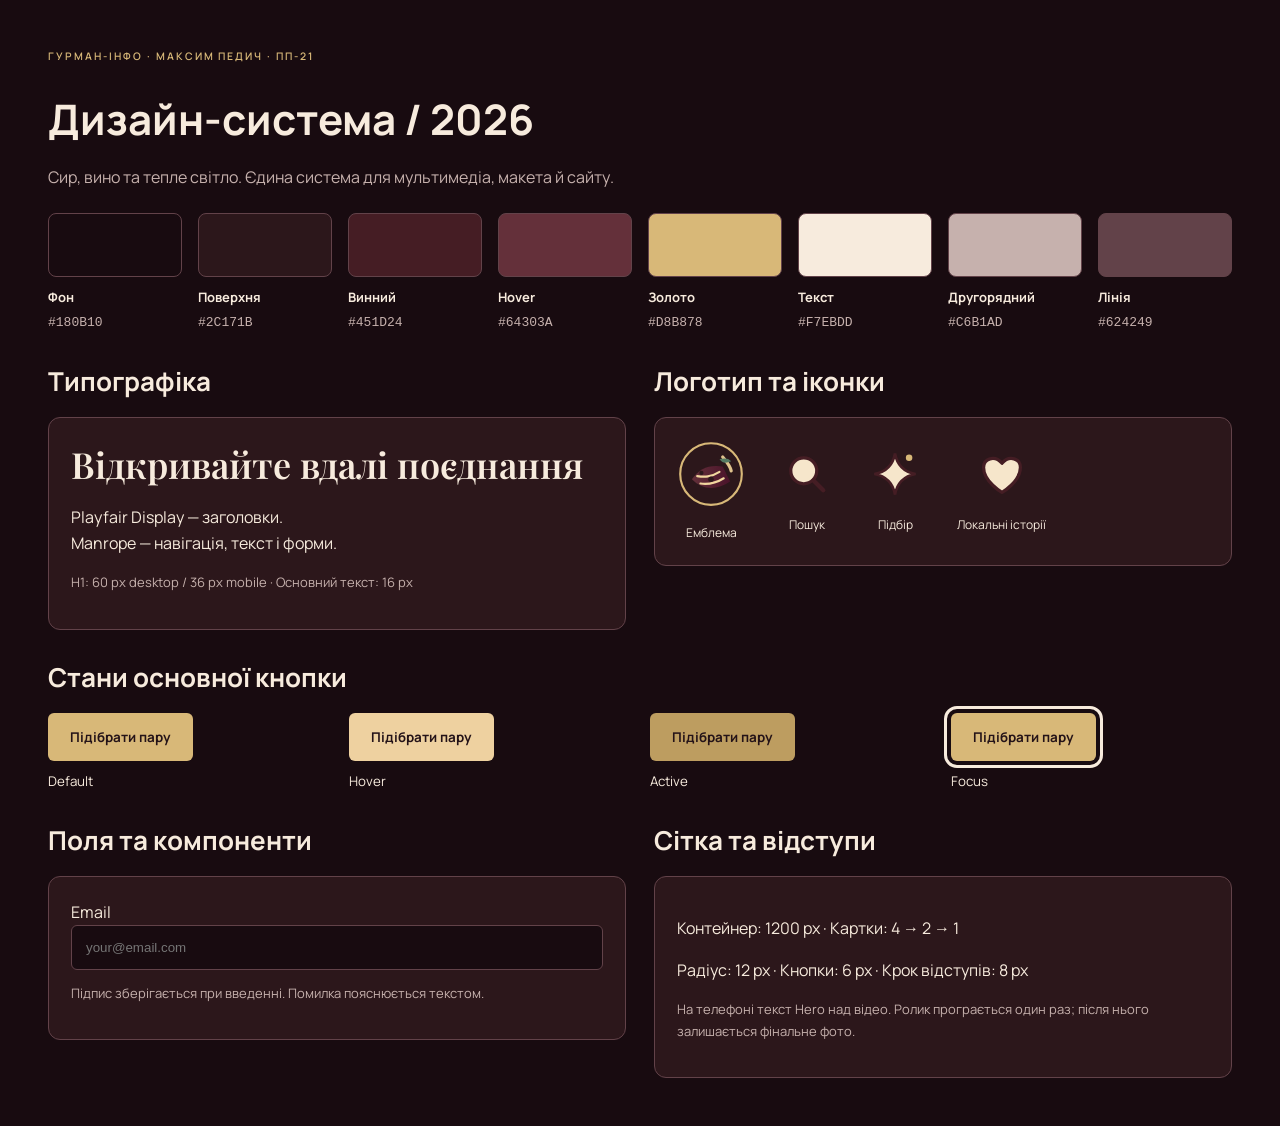
<file: design-system.html>
<!doctype html><html lang="uk"><meta charset="utf-8"><meta name="viewport" content="width=device-width,initial-scale=1"><title>Гурман-Інфо · Дизайн-система</title><link href="https://fonts.googleapis.com/css2?family=Manrope:wght@400;500;600;700;800&family=Playfair+Display:wght@600;700&display=swap" rel="stylesheet"><link rel="stylesheet" href="styles.css"><style>
body{padding:48px;background:#180b10}main{max-width:1400px;margin:auto}h1{font-size:42px;margin:0 0 10px}h2{font-size:26px;margin:26px 0 14px}.note{color:#c6b1ad;margin:0 0 22px}.swatches{display:grid;grid-template-columns:repeat(8,1fr);gap:16px}.swatch i{display:block;height:64px;border:1px solid #624249;border-radius:8px;margin-bottom:10px}.swatch b,.swatch code{display:block;font-size:13px}.swatch code{color:#c6b1ad;margin-top:4px}.row{display:grid;grid-template-columns:1fr 1fr;gap:28px}.panel{padding:22px;border:1px solid #624249;border-radius:12px;background:#2c171b}.states{display:flex;gap:20px}.states>div{flex:1}.states small{display:block;margin-top:10px}.focused{outline:3px solid #f7ebdd;outline-offset:4px}.assets{display:flex;align-items:center;gap:36px}.assets figure{text-align:center;margin:0}.assets figcaption{font-size:12px;margin-top:8px}.assets img{width:68px;height:68px}.assets svg{width:52px;height:52px}.demo-field{width:100%;padding:14px;background:#180b10;color:#f7ebdd;border:1px solid #624249;border-radius:6px}.mini{color:#c6b1ad;font-size:13px}.sample-title{font:600 36px 'Playfair Display',Georgia,serif;margin:0 0 10px}.sample-copy{font-size:16px;line-height:1.65}.state-hover{background:#eed1a0}.state-active{background:#bd9d60}
</style><main><p class="eyebrow">Гурман-Інфо · Максим Педич · ПП-21</p><h1>Дизайн-система / 2026</h1><p class="note">Сир, вино та тепле світло. Єдина система для мультимедіа, макета й сайту.</p><div class="swatches"><div class="swatch"><i style="background:#180B10"></i><b>Фон</b><code>#180B10</code></div><div class="swatch"><i style="background:#2C171B"></i><b>Поверхня</b><code>#2C171B</code></div><div class="swatch"><i style="background:#451D24"></i><b>Винний</b><code>#451D24</code></div><div class="swatch"><i style="background:#64303A"></i><b>Hover</b><code>#64303A</code></div><div class="swatch"><i style="background:#D8B878"></i><b>Золото</b><code>#D8B878</code></div><div class="swatch"><i style="background:#F7EBDD"></i><b>Текст</b><code>#F7EBDD</code></div><div class="swatch"><i style="background:#C6B1AD"></i><b>Другорядний</b><code>#C6B1AD</code></div><div class="swatch"><i style="background:#624249"></i><b>Лінія</b><code>#624249</code></div></div><div class="row"><section><h2>Типографіка</h2><div class="panel"><p class="sample-title">Відкривайте вдалі поєднання</p><p class="sample-copy">Playfair Display — заголовки.<br>Manrope — навігація, текст і форми.</p><p class="mini">H1: 60 px desktop / 36 px mobile · Основний текст: 16 px</p></div></section><section><h2>Логотип та іконки</h2><div class="panel assets"><figure><img src="assets/logo.svg" alt="Емблема"><figcaption>Емблема</figcaption></figure><figure><svg aria-hidden="true"><use href="assets/icons.svg#search"></use></svg><figcaption>Пошук</figcaption></figure><figure><svg aria-hidden="true"><use href="assets/icons.svg#spark"></use></svg><figcaption>Підбір</figcaption></figure><figure><svg aria-hidden="true"><use href="assets/icons.svg#heart"></use></svg><figcaption>Локальні історії</figcaption></figure></div></section></div><h2>Стани основної кнопки</h2><div class="states"><div><button class="btn btn-primary">Підібрати пару</button><small>Default</small></div><div><button class="btn btn-primary state-hover">Підібрати пару</button><small>Hover</small></div><div><button class="btn btn-primary state-active">Підібрати пару</button><small>Active</small></div><div><button class="btn btn-primary focused">Підібрати пару</button><small>Focus</small></div></div><div class="row"><section><h2>Поля та компоненти</h2><div class="panel"><label for="demo">Email</label><input id="demo" class="demo-field" placeholder="your@email.com"><p class="mini">Підпис зберігається при введенні. Помилка пояснюється текстом.</p></div></section><section><h2>Сітка та відступи</h2><div class="panel"><p>Контейнер: 1200 px · Картки: 4 → 2 → 1</p><p>Радіус: 12 px · Кнопки: 6 px · Крок відступів: 8 px</p><p class="mini">На телефоні текст Hero над відео. Ролик програється один раз; після нього залишається фінальне фото.</p></div></section></div></main></html>
</file>
<file: styles.css>
/* ЛР12: шрифти Manrope і Playfair Display (ліцензія SIL OFL) розміщено на власному сайті замість Google Fonts —
   без двох додаткових з'єднань із чужими серверами. Змінні шрифти: один файл на підмножину символів покриває всі
   потрібні накреслення; браузер вантажить лише ту підмножину, символи якої є на сторінці (unicode-range).
   font-display: swap — текст одразу видно запасним шрифтом, а потім він змінюється на фірмовий. */
@font-face { font-family:"Manrope"; font-style:normal; font-weight:400 800; font-display:swap; src:url("assets/fonts/manrope-cyrillic.woff2") format("woff2"); unicode-range:U+0301,U+0400-045F,U+0490-0491,U+04B0-04B1,U+2116 }
@font-face { font-family:"Manrope"; font-style:normal; font-weight:400 800; font-display:swap; src:url("assets/fonts/manrope-latin.woff2") format("woff2"); unicode-range:U+0000-00FF,U+0131,U+0152-0153,U+02BB-02BC,U+02C6,U+02DA,U+02DC,U+0304,U+0308,U+0329,U+2000-206F,U+20AC,U+2122,U+2191,U+2193,U+2212,U+2215,U+FEFF,U+FFFD }
@font-face { font-family:"Playfair Display"; font-style:normal; font-weight:600 700; font-display:swap; src:url("assets/fonts/playfair-display-cyrillic.woff2") format("woff2"); unicode-range:U+0301,U+0400-045F,U+0490-0491,U+04B0-04B1,U+2116 }
@font-face { font-family:"Playfair Display"; font-style:normal; font-weight:600 700; font-display:swap; src:url("assets/fonts/playfair-display-latin.woff2") format("woff2"); unicode-range:U+0000-00FF,U+0131,U+0152-0153,U+02BB-02BC,U+02C6,U+02DA,U+02DC,U+0304,U+0308,U+0329,U+2000-206F,U+20AC,U+2122,U+2191,U+2193,U+2212,U+2215,U+FEFF,U+FFFD }

:root {
  --wine:#451d24;
  --wine-2:#64303a;
  --cream:#2c171b;
  --paper:#180b10;
  --gold:#d8b878;
  --ink:#f7ebdd;
  --muted:#c6b1ad;
  --line:#7d6268;
  --green:#dfc28d;
  --shadow:0 18px 45px rgba(59,25,39,.12);
  --radius:12px
}

* {
  box-sizing:border-box
}

html {
  scroll-behavior:smooth
}

body {
  margin:0;
  color:var(--ink);
  font-family:Manrope,Arial,sans-serif;
  background:var(--paper);
  line-height:1.65
}

img {
  max-width:100%
}

a {
  color:inherit
}

.container {
  width:min(1140px,calc(100% - 40px));
  margin:auto
}

.skip-link {
  position:fixed;
  z-index:99;
  left:16px;
  top:-60px;
  background:#fff;
  padding:10px 16px;
  border-radius:8px
}

.skip-link:focus {
  top:16px
}

.site-header {
  position:sticky;
  top:0;
  z-index:20;
  background:rgba(255,253,250,.93);
  backdrop-filter:blur(14px);
  border-bottom:1px solid rgba(91,24,53,.08)
}

.nav-wrap {
  height:76px;
  display:flex;
  align-items:center;
  justify-content:space-between
}

.brand {
  display:inline-flex;
  align-items:center;
  gap:11px;
  text-decoration:none;
  font-family:"Playfair Display",serif;
  font-weight:700;
  font-size:1.25rem;
  color:var(--wine)
}

.brand img {
  filter:drop-shadow(0 5px 10px rgba(91,24,53,.12))
}

nav {
  display:flex;
  align-items:center;
  gap:28px
}

nav a {
  text-decoration:none;
  font-weight:600;
  font-size:.94rem;
  position:relative
}

nav a:not(.nav-cta):after {
  content:"";
  position:absolute;
  left:0;
  right:100%;
  bottom:-8px;
  height:2px;
  background:var(--wine);
  transition:.2s
}

nav a:hover:after,nav a:focus-visible:after {
  right:0
}

.nav-cta {
  padding:10px 17px;
  border-radius:999px;
  color:white;
  background:var(--wine)
}

.menu-toggle {
  display:none;
  border:0;
  background:transparent;
  padding:8px
}

.menu-toggle span {
  display:block;
  width:24px;
  height:2px;
  margin:5px;
  background:var(--wine)
}

.hero {
  min-height:700px;
  display:grid;
  align-items:center;
  color:white;
  position:relative;
  background:#251815 url("assets/hero_bg.webp") center/cover no-repeat
}

.hero-overlay {
  position:absolute;
  inset:0;
  background:linear-gradient(90deg,rgba(19,10,12,.96) 0%,rgba(37,14,23,.85) 38%,rgba(37,14,23,.18) 72%,rgba(0,0,0,.08))
}

.hero-content {
  position:relative;
  padding:110px 0 90px
}

.eyebrow {
  text-transform:uppercase;
  letter-spacing:.18em;
  font-weight:800;
  font-size:.76rem;
  color:var(--gold);
  margin:0 0 12px
}

.hero h1,.section h2 {
  font-family:"Playfair Display",serif;
  line-height:1.08;
  margin:0
}

.hero h1 {
  font-size:clamp(3rem,6vw,5.2rem);
  max-width:690px
}

.hero-content>p:not(.eyebrow) {
  max-width:610px;
  font-size:1.1rem;
  color:#f1e7e4
}

.hero-actions {
  display:flex;
  gap:14px;
  margin:32px 0 55px
}

.btn {
  display:inline-flex;
  align-items:center;
  justify-content:center;
  border:0;
  border-radius:999px;
  padding:14px 22px;
  font:700 .96rem Manrope;
  cursor:pointer;
  text-decoration:none;
  transition:transform .2s,box-shadow .2s,background .2s
}

.btn:hover {
  transform:translateY(-2px)
}

.btn:active {
  transform:translateY(0)
}

.btn-primary {
  background:var(--wine);
  color:white;
  box-shadow:0 10px 25px rgba(91,24,53,.27)
}

.hero .btn-primary {
  background:var(--gold);
  color:#f7ebdd
}

.btn-ghost {
  color:white;
  border:1px solid rgba(255,255,255,.55);
  background:rgba(255,255,255,.08)
}

.section {
  padding:100px 0
}

.section h2 {
  font-size:clamp(2.1rem,4vw,3.4rem);
  max-width:760px
}

.benefits {
  background:var(--cream);
  text-align:center
}

.benefits h2 {
  margin:auto
}

.cards {
  display:grid;
  gap:24px;
  margin-top:40px
}

.three {
  grid-template-columns:repeat(3,1fr)
}

.feature-card,.product-card,.pairing-form{
  background:white;
  border:1px solid var(--line);
  border-radius:var(--radius);
  box-shadow:var(--shadow)
}

.feature-card {
  padding:34px
}

.feature-card svg {
  display:block;
  margin-bottom:10px
}

.feature-card h3 {
  font-family:"Playfair Display";
  font-size:1.35rem;
  margin:6px 0
}

.feature-card p {
  margin:0;
  color:var(--muted)
}

.section-heading {
  display:flex;
  justify-content:space-between;
  align-items:end;
  gap:24px
}

.filters {
  display:flex;
  gap:8px;
  flex-wrap:wrap
}

.chip {
  border:1px solid var(--line);
  background:white;
  color:var(--ink);
  border-radius:999px;
  padding:9px 15px;
  cursor:pointer;
  font-weight:700
}

.chip.active,.chip:hover {
  background:var(--wine);
  border-color:var(--wine);
  color:white
}

.catalog-grid {
  grid-template-columns:repeat(4,1fr)
}

.product-card {
  overflow:hidden;
  transition:.25s
}

.product-card:hover {
  transform:translateY(-7px)
}

.product-card[hidden] {
  display:none
}

.product-art {
  height:190px;
  display:grid;
  place-items:center;
  font:700 1.7rem "Playfair Display";
  color:#5b4320;
  position:relative;
  overflow:hidden
}

.product-art:before {
  content:"";
  width:120px;
  height:100px;
  background:#f6d375;
  border-radius:28% 55% 32% 25%;
  transform:rotate(-8deg);
  box-shadow:inset -18px -12px 0 rgba(138,77,15,.09),0 18px 30px rgba(99,65,20,.16);
  position:absolute
}

.product-art {
  z-index:0
}

.product-art::after {
  content:attr(aria-label);
  position:absolute;
  font:600 .72rem Manrope;
  bottom:13px;
  background:rgba(255,255,255,.82);
  padding:5px 9px;
  border-radius:30px
}

.product-art.brie {
  background:#efe5ce
}

.product-art.cheddar {
  background:#f5d98b
}

.product-art.blue {
  background:#d7dfcc
}

.product-art.goat {
  background:#f2eee6
}

.product-body {
  padding:22px
}

.tag {
  font-size:.72rem;
  font-weight:800;
  color:var(--wine);
  text-transform:uppercase;
  letter-spacing:.1em
}

.product-body h3 {
  font:700 1.35rem "Playfair Display";
  margin:7px 0
}

.product-body p {
  color:var(--muted);
  min-height:52px
}

.pair {
  border-top:1px solid var(--line);
  padding-top:14px;
  color:var(--green);
  font-weight:700
}

.pair span {
  font-weight:500;
  color:var(--muted)
}

.pairing {
  background:var(--wine);
  color:white
}

.pairing-layout,.about-grid {
  display:grid;
  grid-template-columns:1fr 1fr;
  gap:72px;
  align-items:center
}

.pairing-copy p:not(.eyebrow) {
  color:#eadde1
}

.pairing-copy ul {
  padding-left:20px
}

.pairing-form {
  padding:32px;
  color:var(--ink);
  display:grid;
  gap:20px
}

.pairing-form label {
  display:grid;
  gap:8px;
  font-weight:700
}

.pairing-form select,.pairing-form input{
  width:100%;
  border:1px solid #d9cbce;
  background:#180b10;
  border-radius:12px;
  padding:13px 14px;
  font:inherit;
  color:var(--ink)
}

.pairing-form select:focus{
  outline:3px solid rgba(197,154,74,.25);
  border-color:var(--gold)
}

.range-output {
  font-size:.82rem;
  color:var(--muted);
  font-weight:500
}

.form-message {
  color:#a21e45;
  margin:0;
  font-weight:700
}

.pairing-result {
  padding:18px;
  background:#f8efe2;
  border:1px solid #e3c995;
  border-radius:14px
}

.pairing-result h3 {
  margin:0;
  color:var(--wine);
  font-family:"Playfair Display"
}

.pairing-result p {
  margin:8px 0 0
}

.gallery {
  background:var(--cream)
}

/* ЛР12: CSS Swiper тепер підвантажується після цього файлу, а його .swiper { padding:0 } має ту саму вагу,
   тому селектор посилено до .swiper.gallery-swiper — інакше пагінація налазить на підписи слайдів. */
.gallery-swiper,.swiper.gallery-swiper {
  margin-top:38px;
  padding-bottom:48px
}

.swiper-pagination-bullet-active {
  background:var(--wine)
}

.about blockquote {
  margin:0;
  padding:36px;
  border-left:5px solid var(--gold);
  background:var(--cream);
  border-radius:0 var(--radius) var(--radius) 0;
  font:600 1.45rem/1.5 "Playfair Display"
}

.about cite {
  display:block;
  margin-top:16px;
  font:600 .85rem Manrope;
  color:var(--muted)
}

.text-link {
  display:inline-block;
  margin-top:15px;
  color:var(--wine);
  font-weight:800
}

.contact {
  background:#f2ebe6
}

footer {
  background:#21171b;
  color:#d9cfd2;
  padding:38px 0
}

.footer-grid {
  display:grid;
  grid-template-columns:1fr 1fr 1fr;
  align-items:center;
  gap:20px
}

.footer-grid p:last-child {
  text-align:right
}

.footer-brand {
  color:white
}

@media(max-width:900px) {
  .menu-toggle {
    display:block
  }
  nav {
    display:none;
    position:absolute;
    top:76px;
    left:0;
    right:0;
    padding:20px;
    background:#fff;
    box-shadow:var(--shadow);
    flex-direction:column;
    align-items:stretch
  }
  nav.open {
    display:flex
  }
  .hero {
    min-height:650px;
    background-position:67% center
  }
  .hero-overlay {
    background:linear-gradient(90deg,rgba(20,8,12,.95),rgba(36,12,20,.62))
  }
  .three,.catalog-grid {
    grid-template-columns:repeat(2,1fr)
  }
  .pairing-layout,.about-grid {
    grid-template-columns:1fr;
    gap:38px
  }
  .section-heading {
    align-items:flex-start;
    flex-direction:column
  }
  .footer-grid {
    grid-template-columns:1fr;
    text-align:center
  }
  .footer-grid p:last-child {
    text-align:center
  }
}

@media(max-width:600px) {
  .container {
    width:min(100% - 28px,1140px)
  }
  .nav-wrap {
    height:68px
  }
  .brand {
    font-size:1.08rem
  }
  .hero {
    min-height:690px;
    background-position:70% center
  }
  .hero-content {
    padding:85px 0 55px
  }
  .hero h1 {
    font-size:2.35rem;
    overflow-wrap:anywhere
  }
  .hero-actions {
    flex-direction:column;
    align-items:stretch
  }
  .section {
    padding:72px 0
  }
  .three,.catalog-grid {
    grid-template-columns:1fr
  }
  .feature-card {
    text-align:left
  }
  .filters {
    overflow-x:auto;
    flex-wrap:nowrap;
    width:100%;
    padding-bottom:5px
  }
  .chip {
    white-space:nowrap
  }
  .pairing-form{
    padding:22px
  }
  .about blockquote {
    font-size:1.2rem;
    padding:25px
  }
}

@media(prefers-reduced-motion:reduce) {
  html {
    scroll-behavior:auto
  }
  * {
    transition:none!important
  }
}

body.demo-widget .site-header,body.demo-widget main>section:not(#pairing),body.demo-widget footer {
  display:none
}

body.demo-widget #pairing {
  min-height:100vh;
  display:grid;
  align-items:center
}

.hero-video {
  position:absolute;
  inset:0;
  width:100%;
  height:100%;
  object-fit:cover;
  z-index:0
}

.hero-overlay {
  z-index:1
}

.hero-content {
  z-index:2
}



/* Unified wine and cheese visual system, 21 October 2026. */
:root {
  --container:1200px;
  --header-height:76px;
  --space:8px;
  --radius-small:6px;
  --shadow:0 18px 45px rgb(13 4 7 / 18%);
  color-scheme:dark
}

body {
  background:var(--paper)
}

.container {
  width:min(var(--container),calc(100% - 64px))
}

:focus-visible {
  outline:3px solid var(--gold);
  outline-offset:5px
}

.site-header {
  background:rgb(24 11 16 / 96%);
  border-bottom:1px solid var(--line)
}

.brand {
  color:var(--ink);
  letter-spacing:-.035em
}

.brand img {
  filter:none
}

nav a {
  font-size:.83rem;
  letter-spacing:.02em
}

nav a:not(.nav-cta):after {
  background:var(--gold)
}

.nav-cta {
  border-radius:var(--radius-small);
  background:transparent;
  border:1px solid var(--line);
  color:var(--ink)
}

.nav-cta:hover {
  border-color:var(--gold);
  background:var(--wine)
}

.menu-toggle {
  min-width:44px;
  min-height:44px;
  cursor:pointer
}

.menu-toggle span {
  background:var(--ink)
}

.hero {
  min-height:0;
  aspect-ratio:1024/592;
  background:#251013;
  isolation:isolate
}

.hero-media {
  position:absolute;
  inset:0;
  overflow:hidden;
  z-index:0
}

.hero-still,.hero-video {
  position:absolute;
  inset:0;
  width:100%;
  height:100%;
  object-fit:cover
}

.hero-video {
  opacity:0;
  transition:opacity .45s ease
}

.hero.is-playing .hero-video {
  opacity:1
}

.hero-overlay {
  background:linear-gradient(90deg,rgb(25 8 13 / 70%) 0%,rgb(25 8 13 / 25%) 41%,transparent 62%);
  pointer-events:none
}

.hero-content {
  padding:70px 0 60px
}

.hero h1 {
  font-size:clamp(2.3rem,4.2vw,4rem);
  line-height:1.13;
  max-width:525px;
  font-weight:500;
  letter-spacing:-.045em;
  text-wrap:balance
}

.hero-content>p:not(.eyebrow) {
  max-width:450px;
  font-size:1rem;
  line-height:1.75;
  color:#eadbd6
}

.eyebrow {
  font-size:.65rem;
  letter-spacing:.19em;
  font-weight:600;
  margin-bottom:20px
}

.hero-actions {
  margin:28px 0 40px;
  gap:12px
}

.btn {
  border-radius:var(--radius-small);
  box-shadow:none;
  min-height:48px;
  font-size:.84rem;
  transition:background .18s ease,transform .18s ease
}

.btn-primary,.hero .btn-primary {
  background:var(--gold);
  color:#241318;
  box-shadow:none
}

.btn-primary:hover {
  background:#eed1a0
}

.btn-primary:active {
  background:#bd9d60;
  transform:translateY(1px)
}

.btn-ghost {
  background:rgb(24 11 16 / 20%);
  border-color:#997c72;
  color:var(--ink)
}

.btn-ghost:hover {
  background:rgb(69 29 36 / 70%)
}

.section {
  padding:90px 0
}

.section h2 {
  font-weight:500;
  letter-spacing:-.035em;
  font-size:clamp(2rem,3.7vw,3.1rem);
  line-height:1.15
}

.benefits {
  text-align:left;
  background:var(--paper);
  border-bottom:1px solid var(--line)
}

.benefits h2 {
  margin:0
}

.feature-card {
  padding:26px 22px;
  background:transparent;
  border:0;
  border-left:1px solid var(--line);
  box-shadow:none;
  border-radius:0
}

.feature-card:first-child {
  padding-left:0;
  border-left:0
}

.feature-card h3 {
  margin:16px 0 10px;
  font-weight:500
}

.feature-card svg {
  color:var(--gold)
}

.catalog {
  background:#211014
}

.section-heading {
  flex-wrap:wrap
}

.section-heading>div:first-child {
  flex:1
}

.catalog-note {
  order:3;
  flex-basis:100%;
  margin:0;
  color:var(--muted);
  font-size:.8rem
}

.chip {
  border-color:var(--line);
  background:transparent;
  color:var(--ink);
  border-radius:6px;
  min-height:44px;
  font-family:Manrope
}

.chip.active,.chip:hover {
  color:#241318;
  background:var(--gold);
  border-color:var(--gold)
}

.product-card {
  background:var(--cream);
  box-shadow:none;
  border-color:var(--line)
}

.product-card:hover {
  transform:translateY(-4px)
}

.product-art.brie,.product-art.goat {
  background:#4c3432
}

.product-art.cheddar {
  background:#61402c
}

.product-art.blue {
  background:#353b32
}

.product-art::after {
  background:#281419;
  color:var(--ink);
  border-radius:4px
}

.product-art:before {
  background:#edcb81
}

.product-body h3 {
  font-weight:500
}

.tag {
  color:var(--gold)
}

.pair {
  color:var(--gold);
  font-size:.85rem
}

.product-body p {
  font-size:.87rem
}

.pairing {
  background:var(--paper);
  border-block:1px solid var(--line)
}

.pairing-layout,.about-grid {
  gap:64px
}

.pairing-copy ul {
  color:var(--muted)
}

.pairing-form{
  background:var(--cream);
  border-color:var(--line);
  box-shadow:none
}

.pairing-form select,.pairing-form input{
  background:var(--paper);
  border-color:var(--line);
  border-radius:6px;
  color:var(--ink);
  font-size:16px;
  min-width:0
}

input[type=range] {
  accent-color:var(--gold)
}

.form-message{
  color:#ffb7b2
}

.pairing-result {
  background:#44272a;
  border-color:var(--gold);
  border-radius:6px
}

.pairing-result h3 {
  color:var(--gold)
}

.pairing-result p {
  font-size:.9rem
}

.gallery {
  background:#211014
}

.swiper-pagination-bullet {
  background:var(--muted)
}

/* ЛР7, Lighthouse target-size: крапки 12 px з інтервалом 14 px дають зону дотику не менше 24 px. */
.gallery-swiper {
  --swiper-pagination-bullet-size:12px;
  --swiper-pagination-bullet-horizontal-gap:7px;
  /* ЛР10: стрілки Swiper у кольорі дизайн-системи замість стандартного синього */
  --swiper-theme-color:var(--gold);
  --swiper-navigation-size:20px
}

/* ЛР12, Lighthouse target-size: стрілки мали зону 16×26 px — тепер кругла кнопка 48×48 px. */
.gallery-swiper .swiper-button-prev,.gallery-swiper .swiper-button-next {
  width:48px;
  height:48px;
  margin-top:-24px;
  border-radius:50%;
  background:rgba(24,11,16,.72)
}

/* ЛР12: Swiper вантажиться відкладено; до ініціалізації слайди вже стоять у ряд, тож макет не «стрибає» (CLS). */
.gallery-swiper:not(.swiper-initialized) .swiper-wrapper {
  display:flex;
  gap:24px;
  overflow:hidden
}
.gallery-swiper:not(.swiper-initialized) .swiper-slide {
  flex:0 0 100%;
  min-width:0
}
.gallery-swiper:not(.swiper-initialized) .swiper-button-prev,.gallery-swiper:not(.swiper-initialized) .swiper-button-next {
  display:none
}
@media (min-width:768px) {
  .gallery-swiper:not(.swiper-initialized) .swiper-slide { flex-basis:calc((100% - 24px) / 2) }
}
@media (min-width:1024px) {
  .gallery-swiper:not(.swiper-initialized) .swiper-slide { flex-basis:calc((100% - 48px) / 3) }
}

.swiper-pagination-bullet-active {
  background:var(--gold)
}

.about {
  background:var(--paper)
}

.about blockquote {
  background:var(--cream);
  border-left-width:2px;
  font-weight:400
}

.text-link {
  color:var(--gold)
}

.contact {
  background:#211014
}

footer {
  background:var(--paper);
  border-top:1px solid var(--line);
  padding:60px 0 20px
}

.footer-grid {
  grid-template-columns:1.35fr 1fr 1fr 1.2fr;
  align-items:start;
  gap:32px
}

.footer-grid h2 {
  font-size:.8rem;
  font-weight:700;
  color:var(--gold);
  margin:5px 0 20px
}

.footer-grid p,.footer-grid a:not(.brand) {
  font-size:.75rem;
  color:var(--muted);
  line-height:1.9
}

.footer-grid a:not(.brand) {
  display:block;
  text-decoration:none;
  margin-bottom:10px
}

.footer-grid a:hover {
  color:var(--ink)
}

.footer-grid p:last-child {
  text-align:left
}

.footer-bottom {
  display:flex;
  justify-content:space-between;
  gap:16px;
  border-top:1px solid var(--line);
  margin-top:42px;
  padding-top:20px;
  color:var(--muted);
  font-size:.7rem
}

@media(min-width:901px) and (max-width:1150px) {
  .hero h1 {
    max-width:425px;
    font-size:3rem
  }
  .hero-content {
    padding-block:40px
  }
  .hero-content>p:not(.eyebrow) {
    max-width:370px;
    font-size:.9rem
  }
  .hero-actions {
    margin-bottom:24px
  }
}

@media(max-width:900px) {
  :root {
    --header-height:68px
  }
  .container {
    width:calc(100% - 40px)
  }
  .nav-wrap {
    height:var(--header-height)
  }
  nav {
    top:var(--header-height);
    background:var(--paper);
    border-bottom:1px solid var(--line);
    padding:16px 20px
  }
  nav a {
    padding:10px 4px;
    font-size:1rem
  }
  .nav-cta {
    padding:12px
  }
  .hero {
    aspect-ratio:auto;
    display:flex;
    flex-direction:column;
    min-height:0
  }
  .hero-content {
    order:0;
    padding:48px 0 26px
  }
  .hero-media {
    position:relative;
    order:1;
    inset:auto;
    width:100%;
    aspect-ratio:1024/592
  }
  .hero h1 {
    max-width:620px;
    font-size:clamp(2.25rem,6vw,3.6rem)
  }
  .hero-content>p:not(.eyebrow) {
    max-width:600px
  }
  .hero-overlay {
    display:none
  }
  .hero-actions {
    margin:26px 0 30px
  }
  .footer-grid {
    grid-template-columns:repeat(2,minmax(0,1fr));
    text-align:left
  }
  .footer-grid p:last-child {
    text-align:left
  }
  .pairing-layout,.about-grid {
    gap:36px
  }
}

@media(max-width:600px) {
  .container {
    width:calc(100% - 40px)
  }
  .brand {
    font-size:1.05rem
  }
  .brand img {
    width:36px;
    height:36px
  }
  .hero h1 {
    font-size:2.3rem;
    max-width:335px;
    line-height:1.15;
    overflow-wrap:normal
  }
  .hero-content {
    padding-top:36px
  }
  .hero-content>p:not(.eyebrow) {
    font-size:.9rem
  }
  .eyebrow {
    font-size:.57rem;
    letter-spacing:.14em;
    margin-bottom:16px
  }
  .hero-actions {
    gap:10px
  }
  .section {
    padding:62px 0
  }
  .feature-card,.feature-card:first-child {
    border-left:0;
    border-top:1px solid var(--line);
    padding-inline:0
  }
  .feature-card:first-child {
    border-top:0
  }
  .cards {
    margin-top:28px
  }
  .section-heading {
    gap:18px
  }
  .catalog-note {
    line-height:1.7
  }
  .pairing-form{
    padding:20px
  }
  .footer-grid {
    grid-template-columns:1fr 1fr;
    gap:26px 18px
  }
  .footer-grid>div:first-child {
    grid-column:1/-1
  }
  .footer-grid>div:last-child {
    grid-column:1/-1
  }
  .footer-bottom {
    flex-direction:column;
    gap:4px
  }
}

@media(prefers-reduced-motion:reduce) {
  .hero-still {
    display:block
  }
  html {
    scroll-behavior:auto
  }
}

.product-art {
  font-size:0
}

.product-art.brie:before {
  background:#f3ead8;
  border-radius:50%;
  width:128px;
  height:88px;
  box-shadow:inset 0 -15px 0 #d7ccb4,0 16px 24px #24131840
}

.product-art.cheddar:before {
  clip-path:polygon(15% 20%,100% 48%,83% 100%,0 80%);
  border-radius:0;
  background:linear-gradient(15deg,#bf873d 28%,#e8bd64 28%);
  height:112px;
  transform:rotate(-8deg)
}

.product-art.blue:before {
  border-radius:40% 50% 18% 24%;
  background:repeating-linear-gradient(118deg,transparent 0 18px,#58746b 19px 22px,transparent 24px 36px),#e7dbc3
}

.product-art.goat:before {
  width:134px;
  height:76px;
  border-radius:48%;
  background:linear-gradient(170deg,#f8f2e6 50%,#d3c9b8 100%);
  transform:rotate(-20deg)
}





/* Compact navigation floats over a viewport-filling video. */
.site-header {
  position:fixed;
  top:20px;
  left:50%;
  transform:translateX(-50%);
  width:min(1040px,calc(100% - 48px));
  z-index:20;
  border:1px solid rgba(216,184,120,.28);
  border-radius:999px;
  background:rgba(24,11,16,.88);
  backdrop-filter:blur(14px);
  -webkit-backdrop-filter:blur(14px);
}
.site-header .nav-wrap {
  width:100%;
  height:60px;
  padding:0 18px;
  gap:24px;
}
.site-header .brand { gap:9px; font-size:1.1rem; white-space:nowrap; }
.site-header .brand img { width:34px; height:34px; }
.site-header nav { gap:22px; }
.site-header nav a { font-size:.78rem; letter-spacing:0; }
.site-header .nav-cta {
  min-height:40px;
  display:inline-flex;
  align-items:center;
  padding:8px 16px;
  border-radius:999px;
}
section[id] { scroll-margin-top:104px; }
#top { scroll-margin-top:0; }
.hero {
  height:100vh;
  height:100svh;
  min-height:0;
  aspect-ratio:auto;
  display:grid;
  align-items:center;
  overflow:hidden;
  background:#180b10;
}
.hero .hero-media {
  position:absolute;
  inset:0;
  width:100%;
  height:100%;
  aspect-ratio:auto;
  order:initial;
}
.hero .hero-still,.hero .hero-video {
  position:absolute;
  inset:0;
  display:block;
  width:100%;
  height:100%;
  max-width:100%;
  object-fit:cover;
  object-position:center;
}
.hero .hero-video { opacity:0; transition:opacity 200ms cubic-bezier(.23,1,.32,1); }
.hero.has-video-frame .hero-video { opacity:1; }
.hero.has-video-frame .hero-still { visibility:hidden; }
.hero .hero-content { order:initial; padding-block:104px 56px; }
.hero .hero-overlay { display:block; }
.hero .hero-actions { margin-bottom:0; }
.hero-video-control {
  position:absolute;
  right:20px;
  bottom:16px;
  z-index:4;
  min-height:44px;
  border:1px solid #997c72;
  border-radius:6px;
  padding:10px 14px;
  background:rgba(24,11,16,.8);
  color:var(--ink);
  font:500 .78rem/1.3 Manrope,Arial,sans-serif;
  cursor:pointer;
}
.hero-video-control[hidden] { display:none; }
@media(max-width:900px) {
  .site-header {
    top:max(12px,env(safe-area-inset-top));
    width:calc(100% - 24px);
  }
  .site-header .nav-wrap { height:56px; padding:0 10px 0 14px; gap:12px; }
  .site-header .brand { font-size:1.05rem; }
  .site-header .brand img { width:32px; height:32px; }
  .site-header .menu-toggle { width:44px; height:44px; padding:8px; border-radius:50%; }
  .site-header #site-nav {
    position:absolute;
    top:calc(100% + 8px);
    left:0;
    right:0;
    padding:12px 16px;
    gap:4px;
    max-height:calc(100svh - 96px);
    overflow-y:auto;
    overscroll-behavior:contain;
    border:1px solid var(--line);
    border-radius:20px;
    background:var(--paper);
    box-shadow:none;
  }
  .site-header #site-nav a { min-height:44px; padding:10px 12px; font-size:.9rem; }
  .site-header #site-nav .nav-cta { border-radius:12px; }
  section[id] { scroll-margin-top:88px; }
}
@media(max-width:900px) and (orientation:portrait) {
  .hero { align-items:end; }
  .hero .hero-content { padding:104px 0 84px; }
  .hero .hero-still,.hero .hero-video { object-position:72% center; }
  .hero .hero-overlay {
    background:linear-gradient(180deg,rgba(24,11,16,.12) 0%,rgba(24,11,16,.18) 25%,rgba(24,11,16,.82) 65%,rgba(24,11,16,.96) 100%);
  }
  .hero h1 { font-size:clamp(2rem,7.5vw,3rem); max-width:620px; line-height:1.12; }
  .hero .eyebrow { margin-bottom:12px; }
  .hero-content>p:not(.eyebrow) { margin-block:14px; font-size:.9rem; line-height:1.55; }
  .hero .hero-actions { flex-direction:row; flex-wrap:wrap; gap:10px; margin:18px 0 0; }
  .hero-actions .btn { min-height:44px; padding:12px 14px; font-size:.72rem; }
  .hero-video-control { right:12px; bottom:12px; font-size:.7rem; }
}
@media(max-height:520px) and (orientation:landscape) {
  .site-header { top:12px; }
  .hero .hero-content { padding-block:88px 24px; }
  .hero h1 { font-size:clamp(1.4rem,6vh,2rem); max-width:44%; }
  .hero .eyebrow { margin-bottom:8px; }
  .hero-content>p:not(.eyebrow) { max-width:44%; margin-block:10px; font-size:.78rem; line-height:1.45; }
  .hero .hero-actions { flex-direction:row; margin-top:12px; gap:10px; }
  .hero-actions .btn { min-height:40px; padding:9px 12px; font-size:.7rem; }
}
@media(prefers-reduced-motion:reduce) { .hero .hero-video { transition:none; } }

/* A landscape film cannot fill a portrait phone without losing most of the frame. */
@media(max-width:600px) and (orientation:portrait) {
  .hero {
    display:flex;
    flex-direction:column;
    align-items:stretch;
    justify-content:flex-start;
    height:auto;
    min-height:0;
    overflow:hidden;
    background:#180b10;
  }
  .hero .hero-media {
    position:relative;
    inset:auto;
    order:1;
    flex:none;
    width:calc(100% - 24px);
    height:auto;
    aspect-ratio:1024/592;
    margin:84px 12px 0;
    border:1px solid rgba(216,184,120,.28);
    border-radius:12px;
    background:#180b10;
  }
  .hero .hero-still,.hero .hero-video {
    object-fit:contain;
    object-position:center;
  }
  .hero .hero-overlay { display:none; }
  .hero-video-control {
    position:static;
    order:2;
    align-self:flex-end;
    margin:8px 12px 0;
  }
  .hero .hero-content {
    order:3;
    padding:22px 0 44px;
    margin:0 auto;
  }
}

/* Каталог: справжні фото сирів замість намальованих CSS-фігур */
.product-art {
  height:auto;
  aspect-ratio:16/10;
  display:block;
  background:#2a1519;
  font-size:0;
}
.product-art::before,
.product-art::after {
  content:none;
  display:none;
}
.product-art img {
  display:block;
  width:100%;
  height:100%;
  object-fit:cover;
  transition:transform .5s ease;
}
.product-card:hover .product-art img {
  transform:scale(1.05);
}
.product-label {
  position:absolute;
  left:12px;
  bottom:12px;
  padding:5px 10px;
  border-radius:4px;
  background:rgba(24,11,16,.82);
  color:var(--ink);
  font:600 .72rem/1.3 Manrope, sans-serif;
  backdrop-filter:blur(4px);
}
@media (prefers-reduced-motion:reduce) {
  .product-art img { transition:none; }
  .product-card:hover .product-art img { transform:none; }
}

/* ЛР12 · Зони дотику не менше 48×48 px (Lighthouse target-size, WCAG 2.5.5).
   Видимий розмір дрібних елементів не змінюється: зону дотику збільшують відступи або прозорі рамки. */
.skip-link { min-height:48px; display:inline-flex; align-items:center; }
.brand { min-height:48px; }
.site-header .menu-toggle { width:48px; height:48px; }
.btn, .hero-actions .btn, .chip, .hero-video-control { min-height:48px; }
.chip { min-width:48px; }
#intensity { height:48px; }
.text-link, figcaption a, #map a { display:inline-flex; align-items:center; min-height:48px; }
#faq summary { padding-block:11px; margin-block:-11px; }
.footer-grid a:not(.brand) { display:flex; align-items:center; min-height:48px; margin-bottom:0; line-height:1.3; }
.gallery-swiper, .swiper.gallery-swiper {
  --swiper-pagination-bullet-size:12px;
  --swiper-pagination-bullet-horizontal-gap:0px;
  --swiper-pagination-bottom:0px;
  --swiper-pagination-bullet-inactive-color:var(--muted);
  --swiper-pagination-bullet-inactive-opacity:.5;
  padding-bottom:64px;
}
.gallery-swiper .swiper-pagination-bullet {
  box-sizing:content-box;
  border:18px solid transparent;
  background-clip:padding-box;
}
/* Чекбокси: видимий квадрат 24 px, а сам елемент — 48×48 px; від'ємні поля не зсувають сусідній текст. */
#agreement, #calc-extras {
  appearance:none;
  -webkit-appearance:none;
  width:48px;
  height:48px;
  margin:-12px;
  flex-shrink:0;
  border-radius:12px;
  cursor:pointer;
  background:center / 24px 24px no-repeat url("data:image/svg+xml,%3Csvg xmlns='http://www.w3.org/2000/svg' viewBox='0 0 24 24'%3E%3Crect x='1' y='1' width='22' height='22' rx='5' fill='%23180b10' stroke='%23c6b1ad' stroke-width='2'/%3E%3C/svg%3E");
}
#agreement:checked, #calc-extras:checked {
  background-image:url("data:image/svg+xml,%3Csvg xmlns='http://www.w3.org/2000/svg' viewBox='0 0 24 24'%3E%3Crect x='1' y='1' width='22' height='22' rx='5' fill='%23d8b878' stroke='%23d8b878' stroke-width='2'/%3E%3Cpath d='M6.5 12.5l3.5 3.5 7.5-8' fill='none' stroke='%23180b10' stroke-width='2.6' stroke-linecap='round' stroke-linejoin='round'/%3E%3C/svg%3E");
}
#agreement[aria-invalid="true"] {
  background-image:url("data:image/svg+xml,%3Csvg xmlns='http://www.w3.org/2000/svg' viewBox='0 0 24 24'%3E%3Crect x='1' y='1' width='22' height='22' rx='5' fill='%23180b10' stroke='%23fca5a5' stroke-width='2'/%3E%3C/svg%3E");
}

/* Фото в секціях: переваги, підбір пари, калькулятор, «Про проєкт», заклик до дії.
   Джерело — Unsplash (Unsplash License), автори вказані в README. */
.feature-card.has-photo {
  padding:0;
  overflow:hidden;
  background:var(--cream);
  border:1px solid var(--line);
  border-radius:var(--radius);
  transition:transform .3s ease, border-color .3s ease;
}
.feature-card.has-photo:hover { transform:translateY(-4px); border-color:var(--gold); }
.feature-photo {
  display:block;
  width:100%;
  height:auto;
  aspect-ratio:16/10;
  object-fit:cover;
}
.feature-inner { padding:22px 24px 26px; }
.feature-inner h3 { margin-top:4px; }
.pairing-photo,
.calc-photo {
  display:block;
  width:100%;
  height:auto;
  object-fit:cover;
  border:1px solid var(--line);
  border-radius:var(--widget-radius, 18px);
}
.pairing-photo { aspect-ratio:4/3; margin-top:28px; }
.calc-photo { aspect-ratio:16/10; }
.about-photo {
  background:
    linear-gradient(90deg, rgba(24,11,16,.96) 0%, rgba(30,10,18,.88) 48%, rgba(52,14,28,.7) 100%),
    url("assets/photos/vineyard-1600.webp") center 60% / cover no-repeat;
  background-blend-mode:normal, luminosity;
}
.cta-photo {
  background-image:
    linear-gradient(90deg, rgba(24,11,16,.92) 0%, rgba(24,11,16,.8) 55%, rgba(24,11,16,.62) 100%),
    url("assets/photos/toast-1600.webp");
  background-size:cover;
  background-position:center;
}
@media (max-width:767px) {
  .about-photo {
    background:
      linear-gradient(180deg, rgba(24,11,16,.9) 0%, rgba(24,11,16,.93) 100%),
      url("assets/photos/vineyard-800.webp") center / cover no-repeat;
    background-blend-mode:normal, luminosity;
  }
  .cta-photo {
    background-image:
      linear-gradient(180deg, rgba(24,11,16,.88) 0%, rgba(24,11,16,.92) 100%),
      url("assets/photos/toast-800.webp");
  }
  .pairing-photo { margin-top:20px; }
}
@media (prefers-reduced-motion:reduce) {
  .feature-card.has-photo { transition:none; }
  .feature-card.has-photo:hover { transform:none; }
}
</file>
